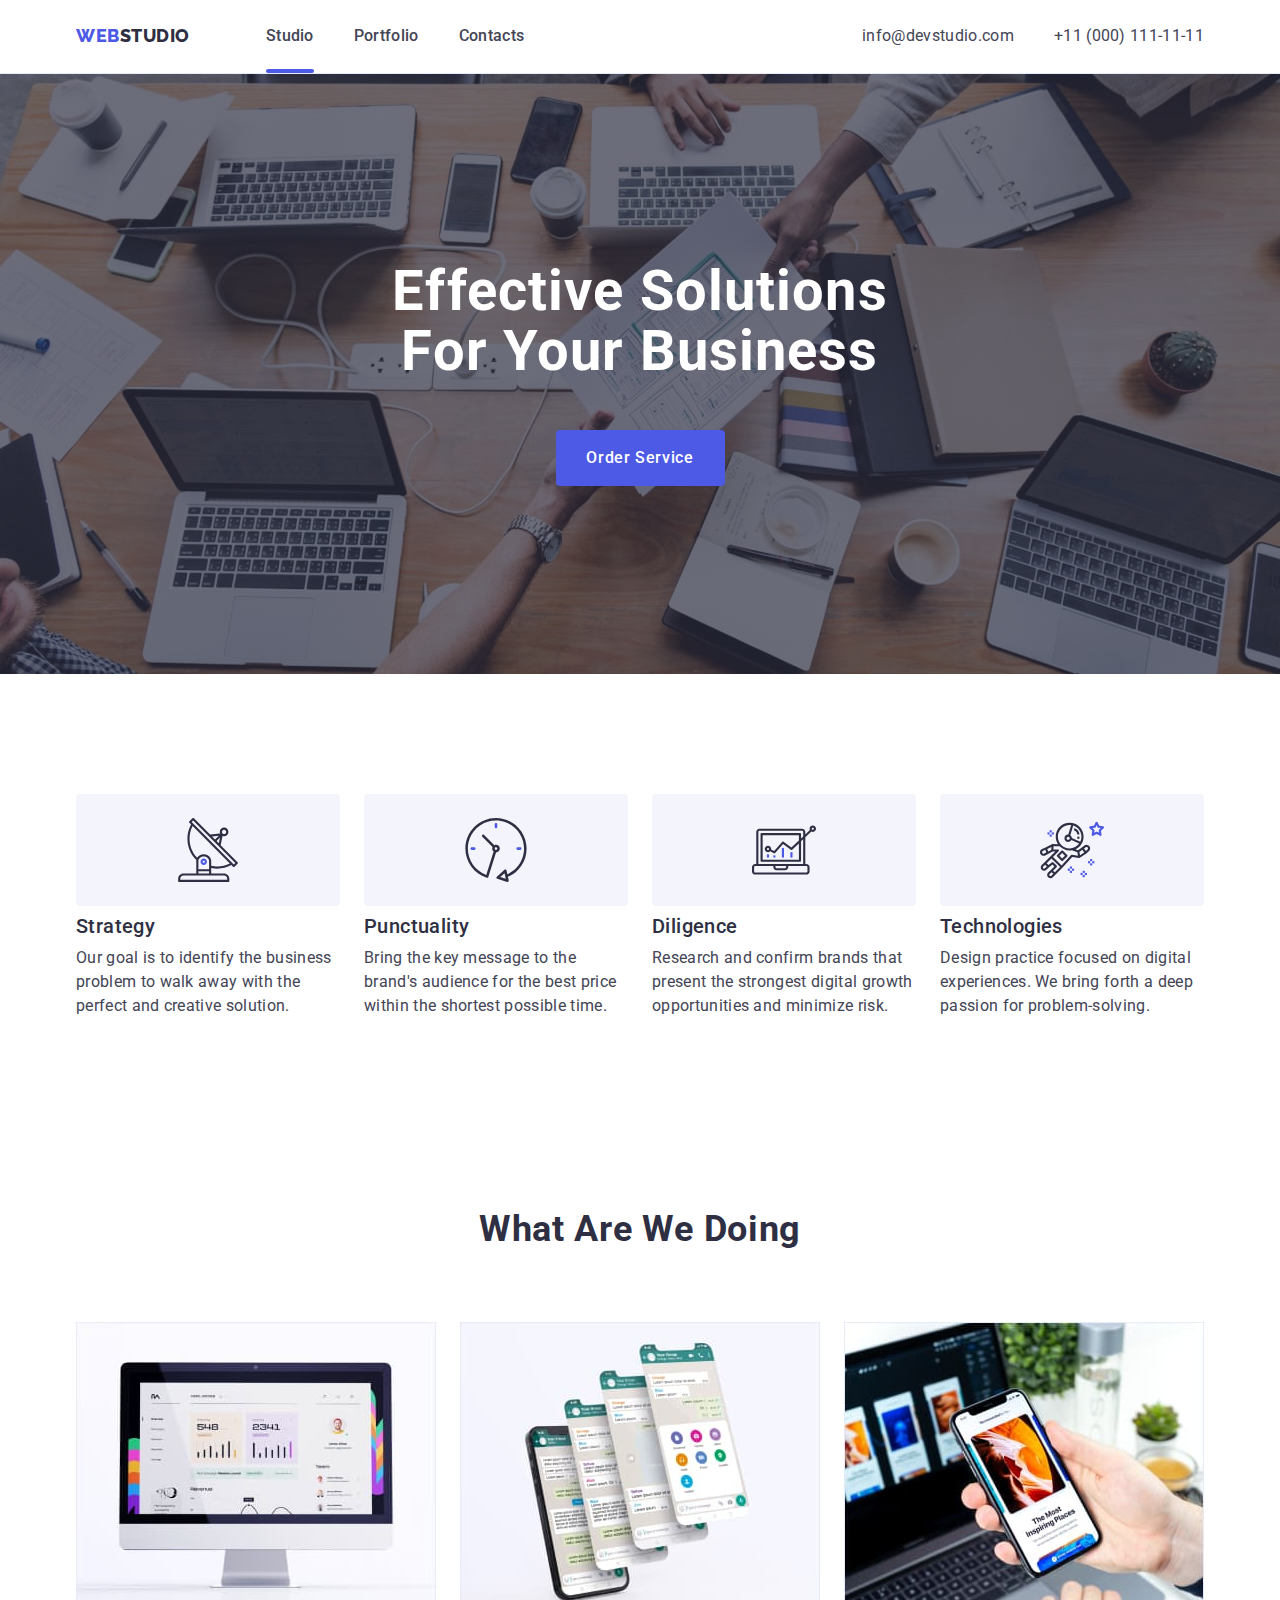
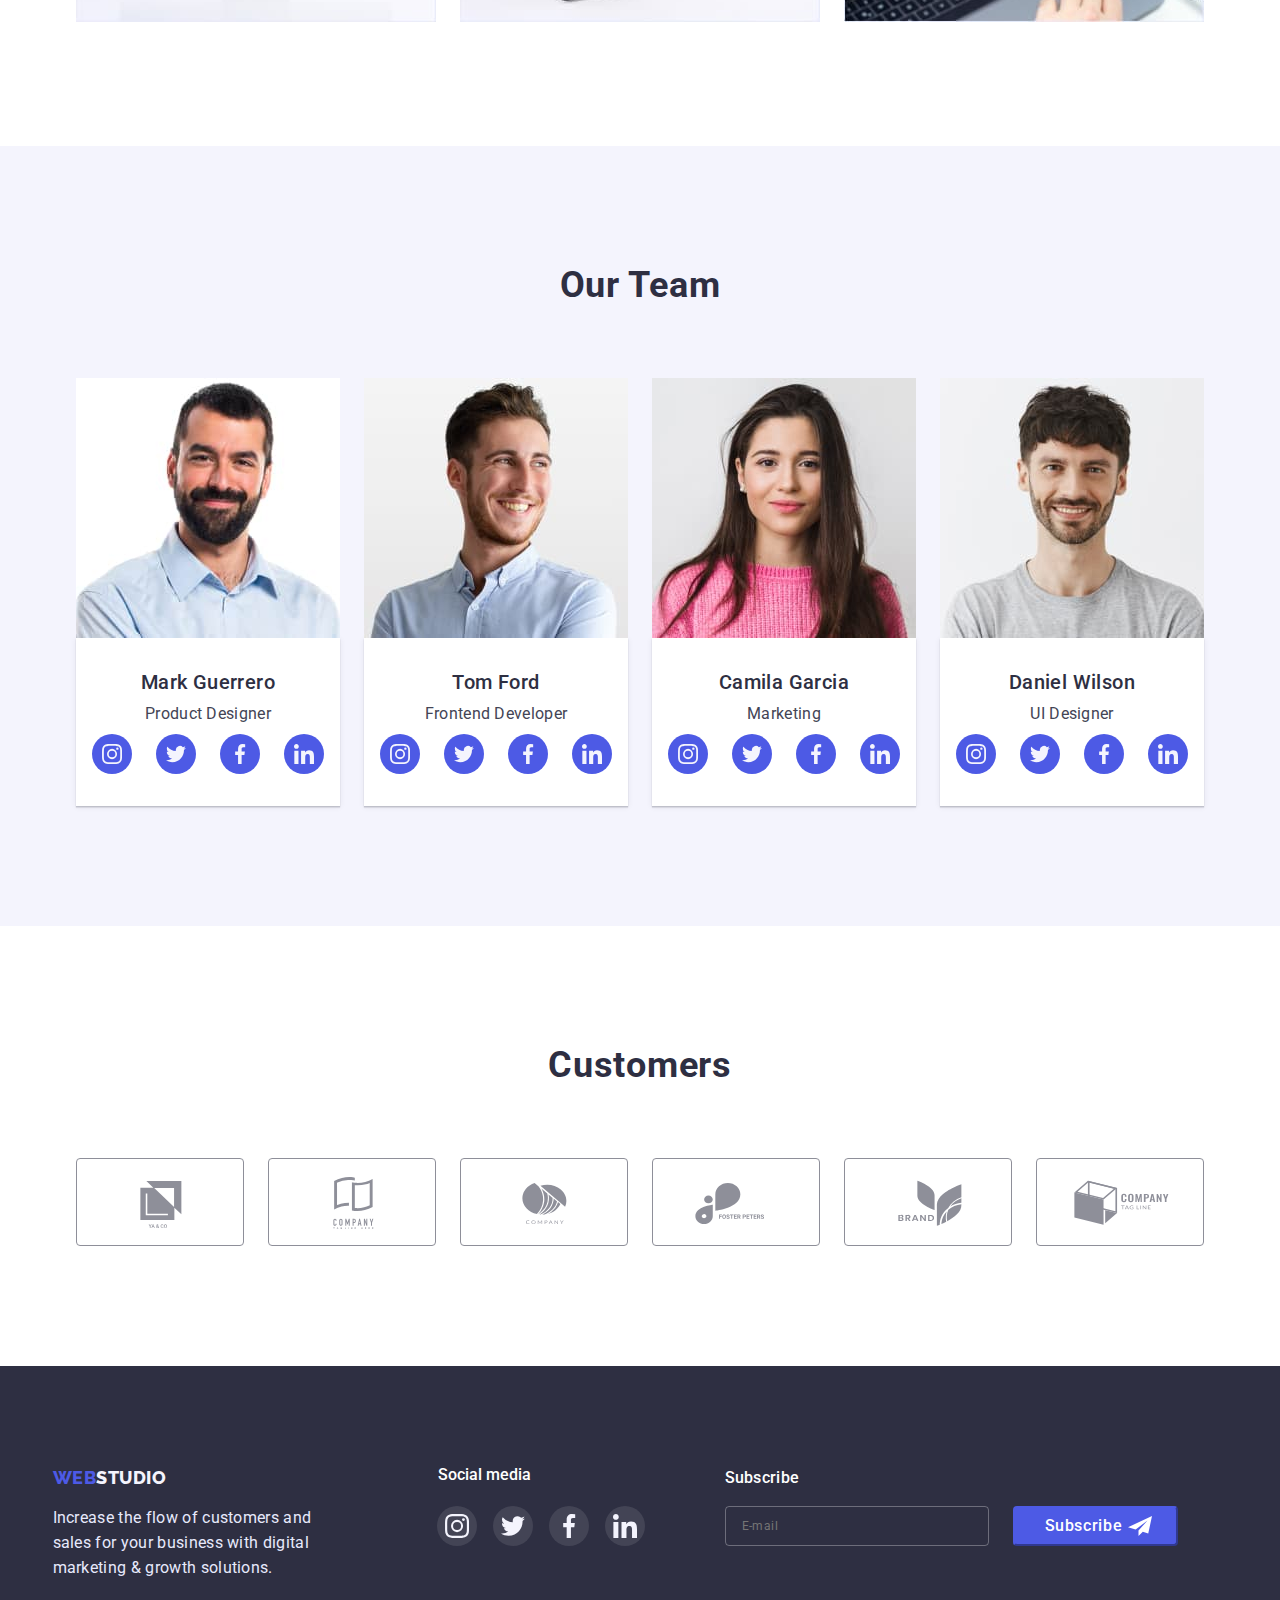
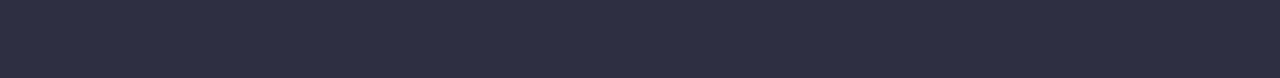
<file: index.html>
<!DOCTYPE html>
<html lang="en">
  <head>
    <meta charset="UTF-8" />
    <meta http-equiv="X-UA-Compatible" content="IE=edge" />
    <meta name="viewport" content="width=device-width, initial-scale=1.0" />
    <title>Document</title>
    <link rel="preconnect" href="https://fonts.googleapis.com" />
    <link rel="preconnect" href="https://fonts.gstatic.com" crossorigin />
    <link
      href="https://fonts.googleapis.com/css2?family=Raleway:wght@800&family=Roboto:wght@400;500;700;900&display=swap"
      rel="stylesheet"
    />
    <link
      rel="stylesheet"
      href="https://cdnjs.cloudflare.com/ajax/libs/modern-normalize/1.1.0/modern-normalize.css"
      integrity="sha512-Y0MM+V6ymRKN2zStTqzQ227DWhhp4Mzdo6gnlRnuaNCbc+YN/ZH0sBCLTM4M0oSy9c9VKiCvd4Jk44aCLrNS5Q=="
      crossorigin="anonymous"
      referrerpolicy="no-referrer"
    />
    <link rel="stylesheet" href="./css/styles.css" />
    <link rel="stylesheet" href="./css/mobile.css" />
    <link rel="stylesheet" href="./css/tablet.css" />
    <link rel="stylesheet" href="./css/desktop.css" />
  </head>
  <body>
    <header class="header">
      <div class="container header-container">
        <nav class="header-nav">
          <a href="./index.html" class="header-item link">
            <span class="header-web">web</span
            ><span class="header-studio">studio</span></a
          >
          <ul class="header-list list">
            <li>
              <a href="index.html" class="header-link link current">Studio</a>
            </li>
            <li>
              <a href="portfolio.html" class="header-link link">Portfolio</a>
            </li>
            <li><a href="" class="header-link link">Contacts</a></li>
          </ul>
        </nav>
        <address class="header-address">
          <ul class="header-contacts list">
            <li>
              <a href="mailto:info@devstudio.com" class="header-mail link"
                >info@devstudio.com</a
              >
            </li>
            <li>
              <a href="tel:+110001111111" class="header-tel link"
                >+11 (000) 111-11-11</a
              >
            </li>
          </ul>
        </address>
        <button type="button" data-menu-open class="menu-open">
          <svg class="menu-open-icon" width="30" height="19">
            <use href="./images/icon-menu.svg#icon-menu-icon-open"></use>
          </svg>
        </button>
      </div>
      <div class="mob-menu is-hidden" data-menu>
        <div class="container">
          <div>
            <button type="button" data-menu-close class="menu-close">
              <svg class="backdrop-image" width="8" height="8">
                <use href="./images/symbol-defs.svg#icon-close-black"></use>
              </svg>
            </button>
            <ul class="mob-list list">
              <li class="mob-item">
                <a href="index.html" class="mob-link link current">Studio</a>
              </li>
              <li class="mob-item">
                <a href="portfolio.html" class="mob-link link">Portfolio</a>
              </li>
              <li class="mob-item">
                <a href="" class="mob-link link">Contacts</a>
              </li>
            </ul>
          </div>
          <div>
            <address class="mob-address">
              <ul class="mob-contacts list">
                <li class="mob-tel-contacts">
                  <a href="tel:+110001111111" class="mob-tel link"
                    >+11 (000) 111-11-11</a
                  >
                </li>
                <li>
                  <a href="mailto:info@devstudio.com" class="mob-mail link"
                    >info@devstudio.com</a
                  >
                </li>
              </ul>
            </address>
            <ul class="mob-soc-list list">
              <li class="mob-soc-item">
                <a class="mob-soc-link link" href
                  ><svg class="mob-soc-icon" width="24" height="24">
                    <use href="./images/icons.svg#icon-instagram"></use></svg
                ></a>
              </li>
              <li class="mob-soc-item">
                <a class="mob-soc-link link" href
                  ><svg class="mob-soc-icon" width="24" height="24">
                    <use href="./images/icons.svg#icon-twitter"></use></svg
                ></a>
              </li>
              <li class="mob-soc-item">
                <a class="mob-soc-link link" href
                  ><svg class="mob-soc-icon" width="24" height="24">
                    <use href="./images/icons.svg#icon-facebook"></use></svg
                ></a>
              </li>
              <li class="mob-soc-item">
                <a class="mob-soc-link link" href
                  ><svg class="mob-soc-icon" width="24" height="24">
                    <use href="./images/icons.svg#icon-linkedin"></use></svg
                ></a>
              </li>
            </ul>
          </div>
        </div>
      </div>
    </header>

    <main>
      <section class="title">
        <div class="container title-container">
          <h1 class="title-text">Effective Solutions for Your Business</h1>
          <button class="title-button" data-modal-open type="button">
            Order Service
          </button>
        </div>
      </section>
      <section class="text">
        <div class="container text-container">
          <ul class="section-pictures-list list">
            <li class="section-pictures-item">
              <svg class="section-pictures-icon" width="64" height="64">
                <use href="./images/icons.svg#icon-antenna"></use>
              </svg>
            </li>
            <li class="section-pictures-item">
              <svg class="section-pictures-icon" width="64" height="64">
                <use href="./images/icons.svg#icon-clock"></use>
              </svg>
            </li>
            <li class="section-pictures-item">
              <svg class="section-pictures-icon" width="64" height="64">
                <use href="./images/icons.svg#icon-diagram"></use>
              </svg>
            </li>
            <li class="section-pictures-item">
              <svg class="section-pictures-icon" width="64" height="64">
                <use href="./images/icons.svg#icon-astronaut"></use>
              </svg>
            </li>
          </ul>
          <h2 hidden>features</h2>
          <ul class="section-list list">
            <li class="section-body">
              <h3 class="section-subtitles">Strategy</h3>
              <p class="section-text">
                Our goal is to identify the business problem to walk away with
                the perfect and creative solution.
              </p>
            </li>
            <li class="section-body">
              <h3 class="section-subtitles">Punctuality</h3>
              <p class="section-text">
                Bring the key message to the brand's audience for the best price
                within the shortest possible time.
              </p>
            </li>
            <li class="section-body">
              <h3 class="section-subtitles">Diligence</h3>
              <p class="section-text">
                Research and confirm brands that present the strongest digital
                growth opportunities and minimize risk.
              </p>
            </li>
            <li class="section-body">
              <h3 class="section-subtitles">Technologies</h3>
              <p class="section-text">
                Design practice focused on digital experiences. We bring forth a
                deep passion for problem-solving.
              </p>
            </li>
          </ul>
        </div>
      </section>
      <section class="aside">
        <div class="container aside-container">
          <h2 class="aside-title">What are we doing</h2>
          <ul class="aside-photo list">
            <li>
              <img
                srcset="
                  ./images/photoone.jpg        1x,
                  ./images/photoone-x2-min.jpg 2x
                "
                src="./images/photoone.jpg"
                alt="computer on white background"
                width="360"
                height="300"
              />
            </li>
            <li>
              <img
                srcset="
                  ./images/phototwo.jpg        1x,
                  ./images/phototwo-x2-min.jpg 2x
                "
                src="./images/phototwo.jpg"
                alt="mobile phone with messenger"
                width="360"
                height="300"
              />
            </li>
            <li>
              <img
                srcset="
                  ./images/photothree.jpg        1x,
                  ./images/photothree-x2-min.jpg 2x
                "
                src="./images/photothree.jpg"
                alt="computer with mobile phone"
                width="360"
                height="300"
              />
            </li>
          </ul>
        </div>
      </section>
      <section class="team">
        <div class="container">
          <h2 class="team-title">Our Team</h2>
          <ul class="team-list list">
            <li class="team-item">
              <img
                srcset="./images/photofour.jpg 1x, ./images/photofour-2x.jpg 2x"
                class="team-photo"
                src="./images/photofour.jpg"
                alt="man 30-40 years old"
                width="264"
                height="260"
              />
              <div class="team-wrape">
                <h3 class="team-name">Mark Guerrero</h3>
                <p class="team-profession">Product Designer</p>
                <ul class="team-soc-list list">
                  <li class="team-soc-item">
                    <a class="team-soc-link link" href
                      ><svg class="team-soc-icon" width="20" height="20">
                        <use
                          href="./images/icons.svg#icon-instagram"
                        ></use></svg
                    ></a>
                  </li>
                  <li class="team-soc-item">
                    <a class="team-soc-link link" href
                      ><svg class="team-soc-icon" width="20" height="20">
                        <use href="./images/icons.svg#icon-twitter"></use></svg
                    ></a>
                  </li>
                  <li class="team-soc-item">
                    <a class="team-soc-link link" href
                      ><svg class="team-soc-icon" width="20" height="20">
                        <use href="./images/icons.svg#icon-facebook"></use></svg
                    ></a>
                  </li>
                  <li class="team-soc-item">
                    <a class="team-soc-link link" href
                      ><svg class="team-soc-icon" width="20" height="20">
                        <use href="./images/icons.svg#icon-linkedin"></use></svg
                    ></a>
                  </li>
                </ul>
              </div>
            </li>
            <li class="team-item">
              <img
                srcset="./images/photofive.jpg 1x, ./images/photofive-2x.jpg 2x"
                class="team-photo"
                src="./images/photofive.jpg"
                alt="man 20-25 years old"
                width="264"
                height="260"
              />
              <div class="team-wrape">
                <h3 class="team-name">Tom Ford</h3>
                <p class="team-profession">Frontend Developer</p>
                <ul class="team-soc-list list">
                  <li class="team-soc-item">
                    <a class="team-soc-link link" href
                      ><svg class="team-soc-icon" width="20" height="20">
                        <use
                          href="./images/icons.svg#icon-instagram"
                        ></use></svg
                    ></a>
                  </li>
                  <li class="team-soc-item">
                    <a class="team-soc-link link" href
                      ><svg class="team-soc-icon" width="20" height="20">
                        <use href="./images/icons.svg#icon-twitter"></use></svg
                    ></a>
                  </li>
                  <li class="team-soc-item">
                    <a class="team-soc-link link" href
                      ><svg class="team-soc-icon" width="20" height="20">
                        <use href="./images/icons.svg#icon-facebook"></use></svg
                    ></a>
                  </li>
                  <li class="team-soc-item">
                    <a class="team-soc-link link" href
                      ><svg class="team-soc-icon" width="20" height="20">
                        <use href="./images/icons.svg#icon-linkedin"></use></svg
                    ></a>
                  </li>
                </ul>
              </div>
            </li>
            <li class="team-item">
              <img
                srcset="./images/photosix.jpg 1x, ./images/photosix-2x.jpg 2x"
                class="team-photo"
                src="./images/photosix.jpg"
                alt="girl under 25 years old"
                width="264"
                height="260"
              />
              <div class="team-wrape">
                <h3 class="team-name">Camila Garcia</h3>
                <p class="team-profession">Marketing</p>
                <ul class="team-soc-list list">
                  <li class="team-soc-item">
                    <a class="team-soc-link link" href
                      ><svg class="team-soc-icon" width="20" height="20">
                        <use
                          href="./images/icons.svg#icon-instagram"
                        ></use></svg
                    ></a>
                  </li>
                  <li class="team-soc-item">
                    <a class="team-soc-link link" href
                      ><svg class="team-soc-icon" width="20" height="20">
                        <use href="./images/icons.svg#icon-twitter"></use></svg
                    ></a>
                  </li>
                  <li class="team-soc-item">
                    <a class="team-soc-link link" href
                      ><svg class="team-soc-icon" width="20" height="20">
                        <use href="./images/icons.svg#icon-facebook"></use></svg
                    ></a>
                  </li>
                  <li class="team-soc-item">
                    <a class="team-soc-link link" href
                      ><svg class="team-soc-icon" width="20" height="20">
                        <use href="./images/icons.svg#icon-linkedin"></use></svg
                    ></a>
                  </li>
                </ul>
              </div>
            </li>
            <li class="team-item">
              <img
                srcset="
                  ./images/photoseven.jpg    1x,
                  ./images/photoseven-2x.jpg 2x
                "
                class="team-photo"
                src="./images/photoseven.jpg"
                alt="men 25-30 years old"
                width="264"
                height="260"
              />
              <div class="team-wrape">
                <h3 class="team-name">Daniel Wilson</h3>
                <p class="team-profession">UI Designer</p>
                <ul class="team-soc-list list">
                  <li class="team-soc-item">
                    <a class="team-soc-link link" href
                      ><svg class="team-soc-icon" width="20" height="20">
                        <use
                          href="./images/icons.svg#icon-instagram"
                        ></use></svg
                    ></a>
                  </li>
                  <li class="team-soc-item">
                    <a class="team-soc-link link" href
                      ><svg class="team-soc-icon" width="20" height="20">
                        <use href="./images/icons.svg#icon-twitter"></use></svg
                    ></a>
                  </li>
                  <li class="team-soc-item">
                    <a class="team-soc-link link" href
                      ><svg class="team-soc-icon" width="20" height="20">
                        <use href="./images/icons.svg#icon-facebook"></use></svg
                    ></a>
                  </li>
                  <li class="team-soc-item">
                    <a class="team-soc-link link" href
                      ><svg class="team-soc-icon" width="20" height="20">
                        <use href="./images/icons.svg#icon-linkedin"></use></svg
                    ></a>
                  </li>
                </ul>
              </div>
            </li>
          </ul>
        </div>
      </section>
      <section class="customers">
        <div class="container">
          <h2 class="customers-title">Customers</h2>
          <ul class="customers-list list">
            <li class="customers-item">
              <a href="" class="customers-link link">
                <svg class="customers-icon" width="104" height="56">
                  <use href="./images/symboltwo.svg#icon-Logoone"></use>
                </svg>
              </a>
            </li>
            <li class="customers-item">
              <a href="" class="customers-link link">
                <svg class="customers-icon" width="104" height="56">
                  <use href="./images/symboltwo.svg#icon-Logotwo"></use>
                </svg>
              </a>
            </li>
            <li class="customers-item">
              <a href="" class="customers-link link">
                <svg class="customers-icon" width="104" height="56">
                  <use href="./images/symboltwo.svg#icon-Logothree"></use>
                </svg>
              </a>
            </li>
            <li class="customers-item">
              <a href="" class="customers-link link">
                <svg class="customers-icon" width="104" height="56">
                  <use href="./images/symboltwo.svg#icon-Logofour"></use>
                </svg>
              </a>
            </li>
            <li class="customers-item">
              <a href="" class="customers-link link">
                <svg class="customers-icon" width="104" height="56">
                  <use href="./images/symboltwo.svg#icon-Logofive"></use>
                </svg>
              </a>
            </li>
            <li class="customers-item">
              <a href="" class="customers-link link">
                <svg class="customers-icon" width="104" height="56">
                  <use href="./images/symboltwo.svg#icon-Logosix"></use>
                </svg>
              </a>
            </li>
          </ul>
        </div>
      </section>
    </main>

    <footer class="footer">
      <div class="container footer-container">
        <div class="footer-web">
          <a href="./index.html" class="footer-item link">
            <span class="header-web">web</span
            ><span class="footer-studio">studio</span></a
          >
          <p class="footer-text">
            Increase the flow of customers and sales for your business with
            digital marketing & growth solutions.
          </p>
        </div>
        <div class="footer-link">
          <h3 class="footer-soc-text">Social media</h3>
          <ul class="footer-soc-list list">
            <li class="footer-soc-item">
              <a class="footer-soc-link link" href
                ><svg class="footer-soc-icon" width="24" height="24">
                  <use href="./images/icons.svg#icon-instagram"></use></svg
              ></a>
            </li>
            <li class="footer-soc-item">
              <a class="footer-soc-link link" href
                ><svg class="footer-soc-icon" width="24" height="24">
                  <use href="./images/icons.svg#icon-twitter"></use></svg
              ></a>
            </li>
            <li class="footer-soc-item">
              <a class="footer-soc-link link" href
                ><svg class="footer-soc-icon" width="24" height="24">
                  <use href="./images/icons.svg#icon-facebook"></use></svg
              ></a>
            </li>
            <li class="footer-soc-item">
              <a class="footer-soc-link link" href
                ><svg class="footer-soc-icon" width="24" height="24">
                  <use href="./images/icons.svg#icon-linkedin"></use></svg
              ></a>
            </li>
          </ul>
        </div>
        <div class="footer-modal">
          <p class="footer-modal-text">Subscribe</p>
          <form class="footer-modal-form">
            <input type="text" placeholder="E-mail" class="footer-input" />
            <div class="footer-wrap">
              <button type="submit" class="footer-modal-button">
                <svg class="footer-button-icon" width="24" height="24">
                  <use href="./images/icons.svg#icon-Frame"></use>
                </svg>
                <span class="footer-button-text">Subscribe</span>
              </button>
            </div>
          </form>
        </div>
      </div>
    </footer>

    <div class="backdrop is-hidden" data-modal>
      <div class="modal">
        <button type="button" data-modal-close class="modal-close">
          <svg class="backdrop-image" width="8" height="8">
            <use href="./images/symbol-defs.svg#icon-close-black"></use>
          </svg>
        </button>
        <p class="modal-title">Leave your contacts and we will call you back</p>
        <form class="modal-form">
          <label for="user-name">
            <span class="input-text">Name</span>
            <div class="input-wrap">
              <input
                type="text"
                id="user-name"
                name="user-name"
                class="modal-input"
              />
              <svg class="modal-icon" width="18" height="24">
                <use href="./images/icons.svg#icon-person"></use>
              </svg>
            </div>
          </label>
          <label for="user-tel">
            <span class="input-text">Phone</span>
            <div class="input-wrap">
              <input
                type="text"
                id="user-tel"
                name="user-tel"
                class="modal-input"
              />
              <svg class="modal-icon" width="18" height="24">
                <use href="./images/icons.svg#icon-tel"></use>
              </svg>
            </div>
          </label>
          <label for="user-mail">
            <span class="input-text">Email</span>
            <div class="input-wrap">
              <input
                type="text"
                id="user-mail"
                name="user-mail"
                class="modal-input"
              /><svg class="modal-icon" width="18" height="24">
                <use href="./images/icons.svg#icon-mail"></use>
              </svg></div
          ></label>
          <div>
            <label for="user-comment"
              ><span class="input-text">Comment</span></label
            >
            <textarea
              class="modal-comment"
              name="user-comment"
              id="user-comment"
              placeholder="Text input"
            ></textarea>
            <div class="modal-field">
              <input
                hidden
                type="checkbox"
                id="policy"
                value="true"
                class="input-check"
              />
              <label for="policy" class="check-text"
                >I accept the terms and conditions of the
                <a href="#" class="Privacy">Privacy Policy</a></label
              >
            </div>
          </div>
          <div class="modal-button">
            <button type="submit" class="modal-form-button">Send</button>
          </div>
        </form>
      </div>
    </div>
    <script src="./js/model.js"></script>
    <script src="./js/menu.js"></script>
  </body>
</html>
</file>
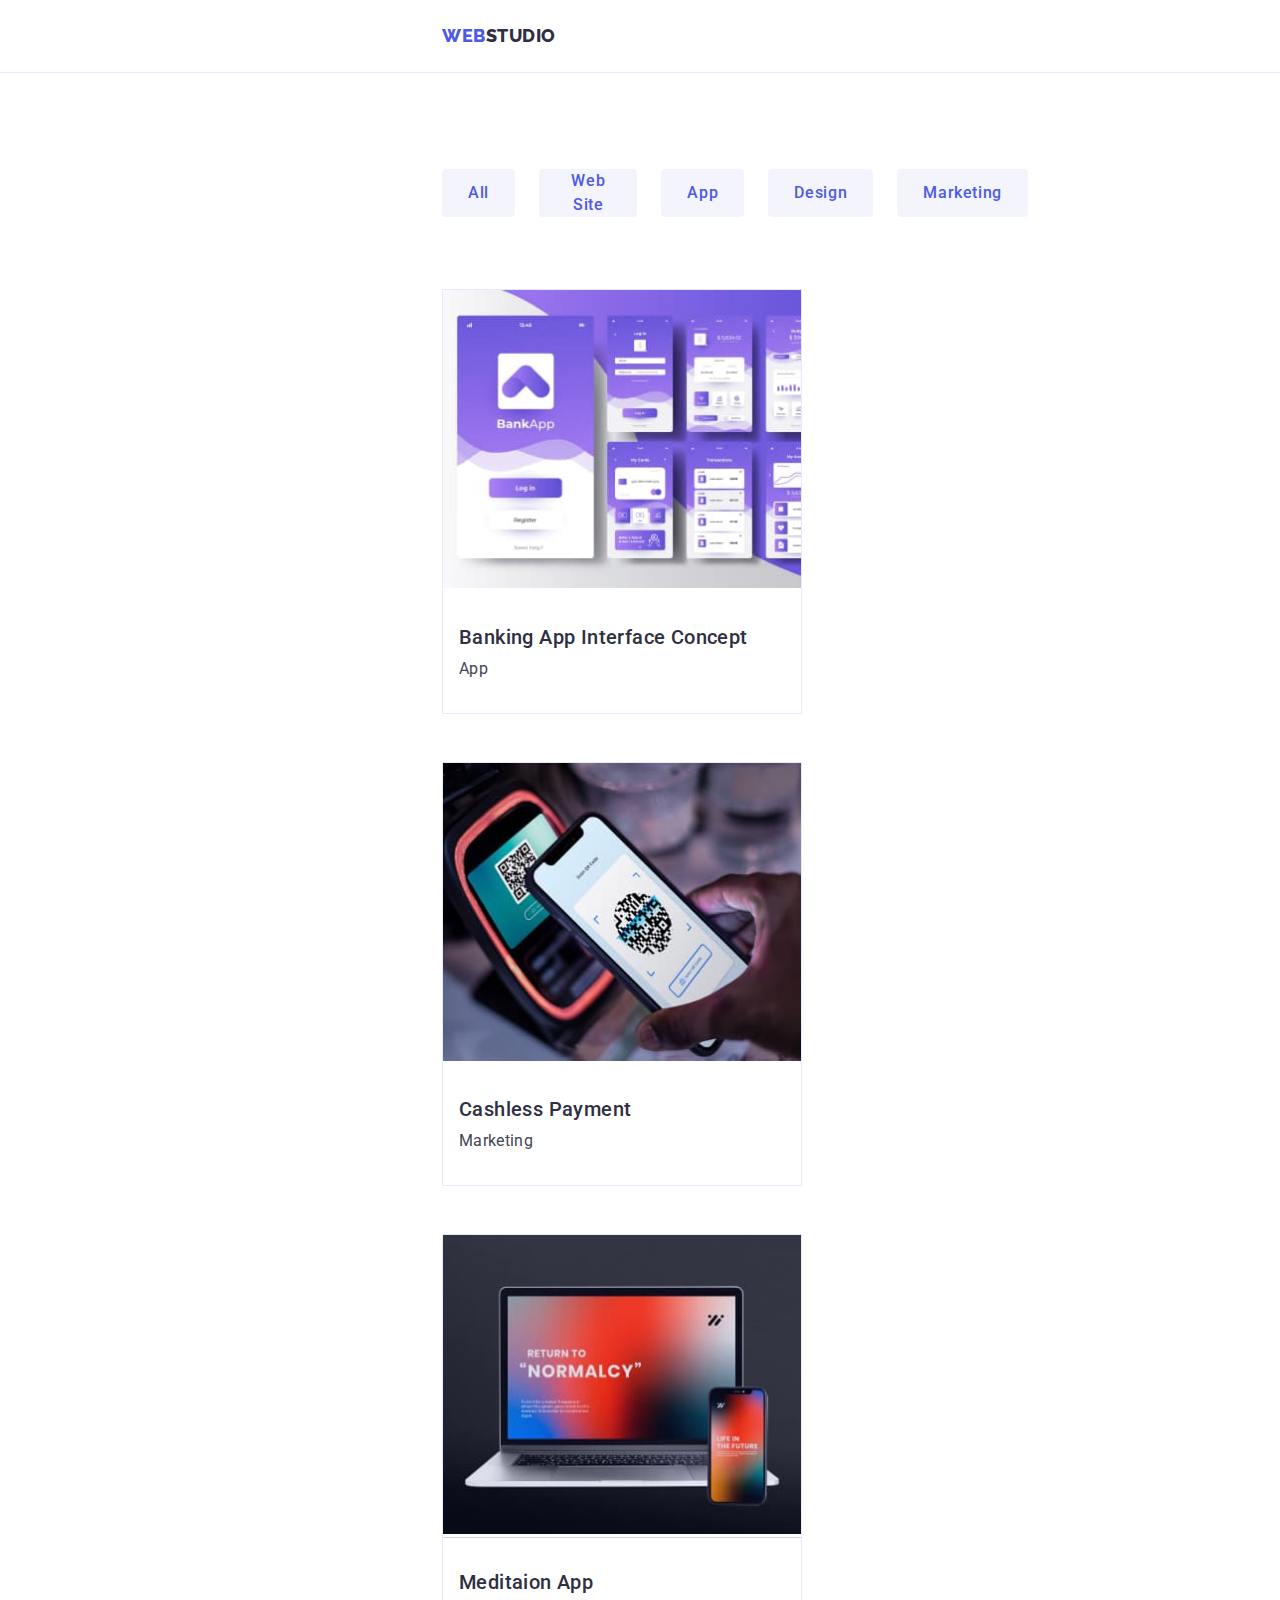
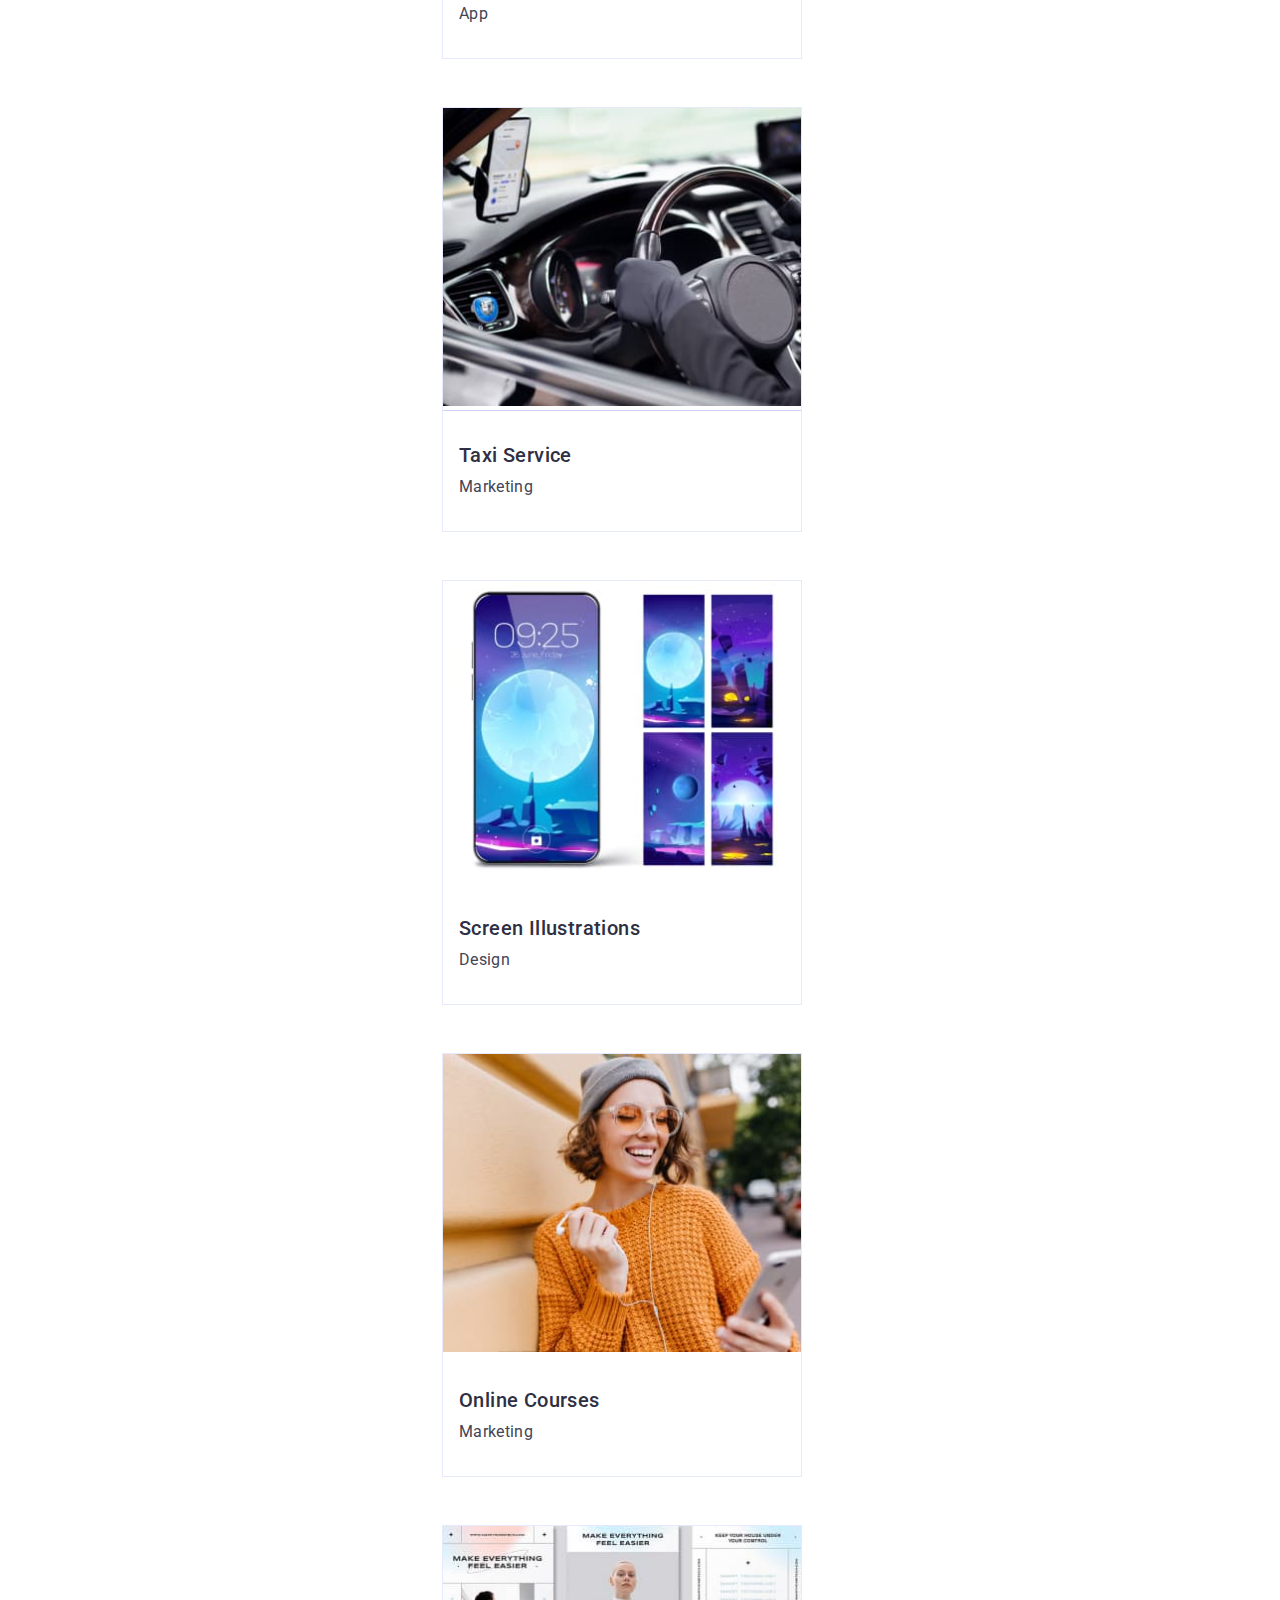
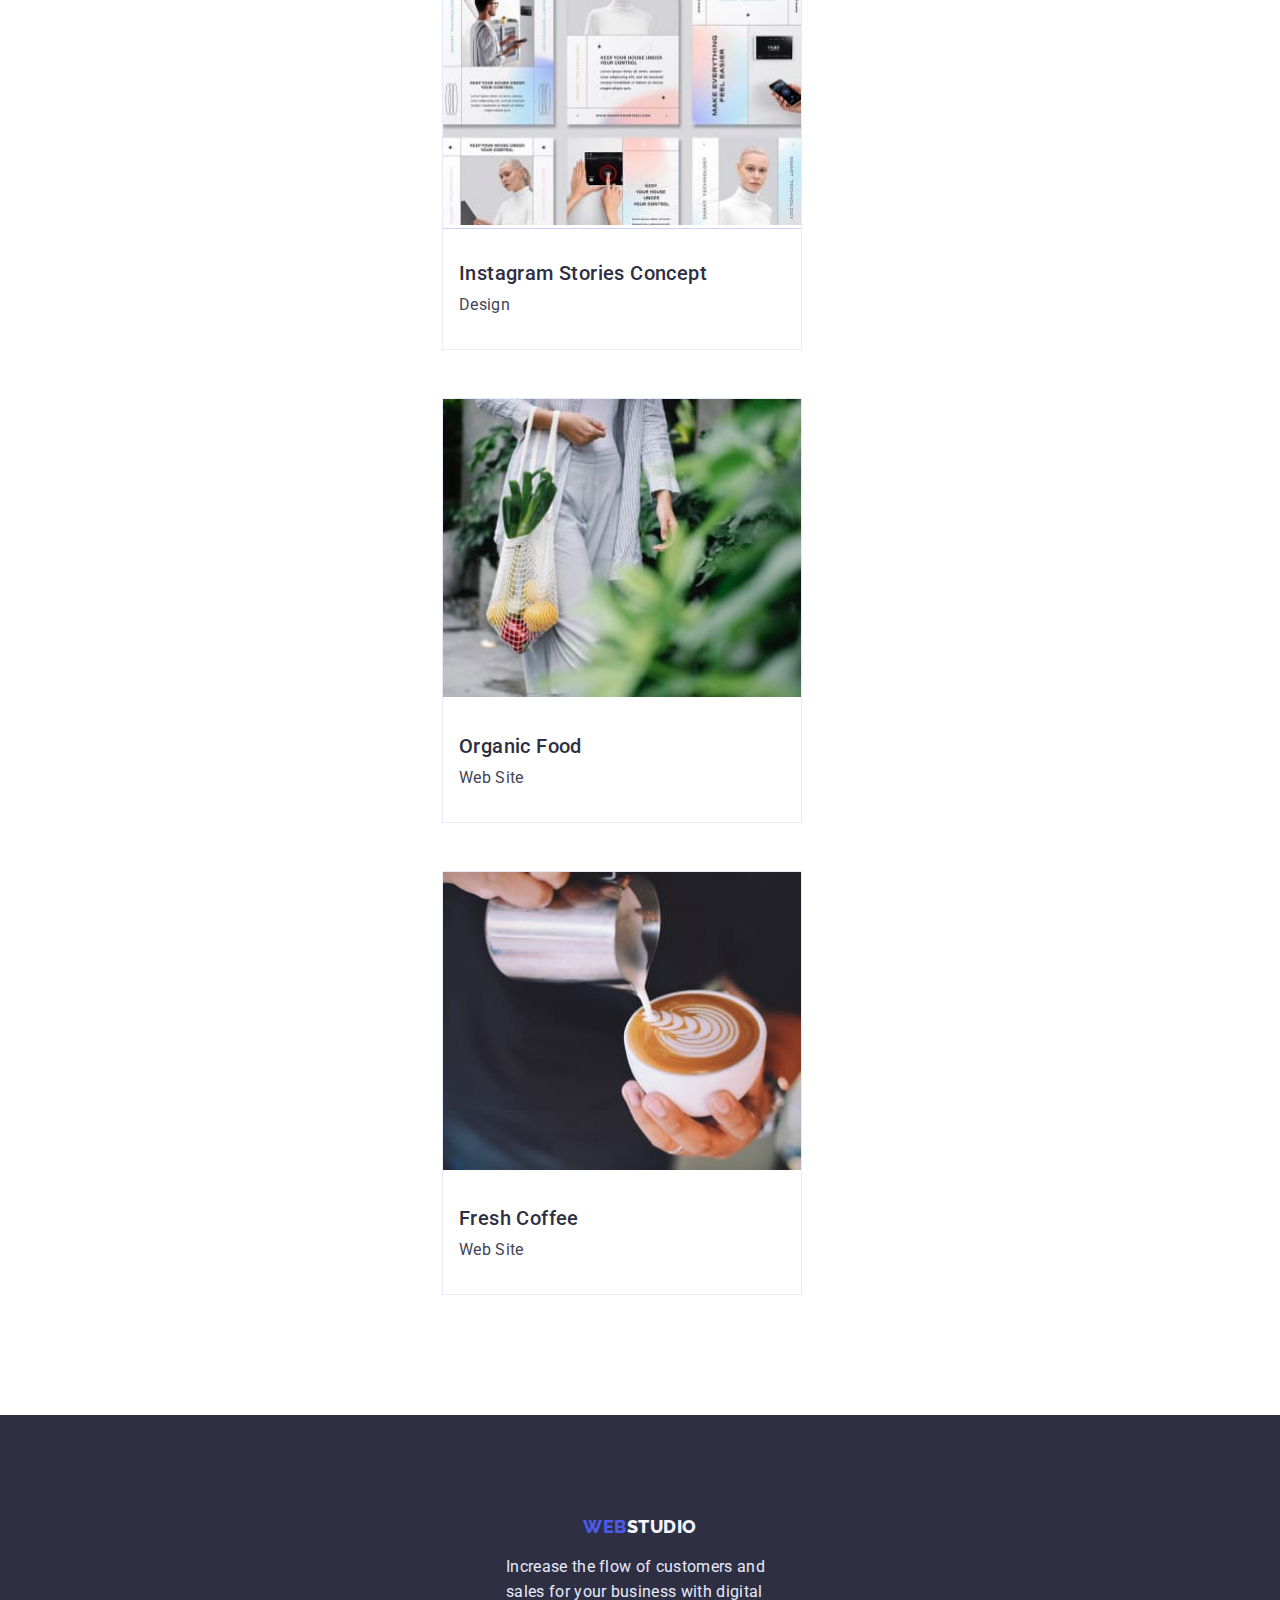
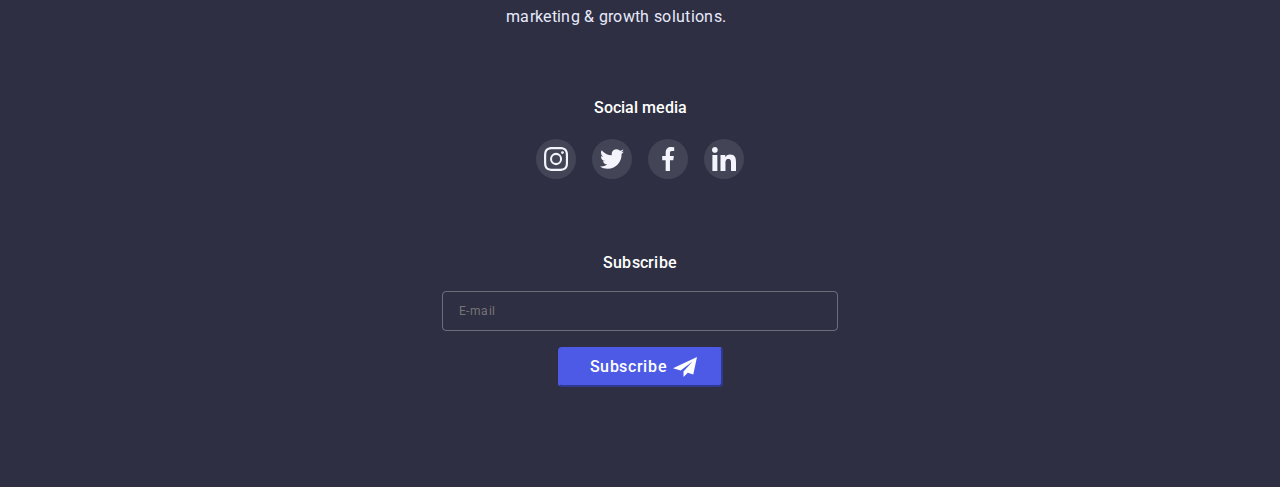
<file: portfolio.html>
<!DOCTYPE html>
<html lang="en">
  <head>
    <meta charset="UTF-8" />
    <meta http-equiv="X-UA-Compatible" content="IE=edge" />
    <meta name="viewport" content="width=device-width, initial-scale=1.0" />
    <title>Document</title>
    <link rel="preconnect" href="https://fonts.googleapis.com" />
    <link rel="preconnect" href="https://fonts.gstatic.com" crossorigin />
    <link
      href="https://fonts.googleapis.com/css2?family=Raleway:wght@800&family=Roboto:wght@400;500;700;900&display=swap"
      rel="stylesheet"
    />
    <link
      rel="stylesheet"
      href="https://cdnjs.cloudflare.com/ajax/libs/modern-normalize/1.1.0/modern-normalize.css"
      integrity="sha512-Y0MM+V6ymRKN2zStTqzQ227DWhhp4Mzdo6gnlRnuaNCbc+YN/ZH0sBCLTM4M0oSy9c9VKiCvd4Jk44aCLrNS5Q=="
      crossorigin="anonymous"
      referrerpolicy="no-referrer"
    />
    <link rel="stylesheet" href="./css/styles.css" />
  </head>
  <body>
    <header class="header">
      <div class="container header-container">
        <nav class="header-nav">
          <a href="./index.html" class="header-item link">
            <span class="header-web">web</span
            ><span class="header-studio">studio</span></a
          >
          <ul class="header-list list">
            <li>
              <a href="index.html" class="header-link link">Studio</a>
            </li>
            <li>
              <a href="portfolio.html" class="header-link link current"
                >Portfolio</a
              >
            </li>
            <li><a href="" class="header-link link">Contacts</a></li>
          </ul>
        </nav>
        <address class="header-address">
          <ul class="header-contacts list">
            <li>
              <a href="mailto:info@devstudio.com" class="header-mail link"
                >info@devstudio.com</a
              >
            </li>
            <li>
              <a href="tel:+110001111111" class="header-tel link"
                >+11 (000) 111-11-11</a
              >
            </li>
          </ul>
        </address>
      </div>
    </header>
    <main>
      <section class="filter">
        <div class="container container-filter">
          <h1 hidden>features</h1>
          <ul class="filter-link list">
            <li><button type="button" class="filter-btn">All</button></li>
            <li><button type="button" class="filter-btn">Web Site</button></li>
            <li><button type="button" class="filter-btn">App</button></li>
            <li><button type="button" class="filter-btn">Design</button></li>
            <li><button type="button" class="filter-btn">Marketing</button></li>
          </ul>
          <ul class="images-list list">
            <li class="example-list">
              <div class="images-cover-wrap">
                <img
                  src="./images/first.jpg"
                  alt="website"
                  width="360"
                  height="300"
                />
                <p class="images-cover-text">
                  14 Stylish and User-Friendly App Design Concepts · Task
                  Manager App · Calorie Tracker App · Exotic Fruit Ecommerce App
                  · Cloud Storage App
                </p>
              </div>

              <div class="images-wrape">
                <h3 class="images-title">Banking App Interface Concept</h3>
                <p class="images-content">App</p>
              </div>
            </li>
            <li class="example-list">
              <div class="images-cover-wrap">
                <img
                  src="./images/phone.jpg"
                  alt="phone"
                  width="360"
                  height="300"
                />

                <p class="images-cover-text">
                  14 Stylish and User-Friendly App Design Concepts · Task
                  Manager App · Calorie Tracker App · Exotic Fruit Ecommerce App
                  · Cloud Storage App
                </p>
              </div>
              <div class="images-wrape">
                <h3 class="images-title">Cashless Payment</h3>
                <p class="images-content">Marketing</p>
              </div>
            </li>
            <li class="example-list">
              <div class="images-cover-wrap">
                <img
                  src="./images/comp.jpg"
                  alt="laptop"
                  width="360"
                  height="300"
                />

                <p class="images-cover-text">
                  14 Stylish and User-Friendly App Design Concepts · Task
                  Manager App · Calorie Tracker App · Exotic Fruit Ecommerce App
                  · Cloud Storage App
                </p>
              </div>
              <div class="images-wrape">
                <h3 class="images-title">Meditaion App</h3>
                <p class="images-content">App</p>
              </div>
            </li>
            <li class="example-list">
              <div class="images-cover-wrap">
                <img
                  src="./images/car.jpg"
                  alt="car"
                  width="360"
                  height="300"
                />

                <p class="images-cover-text">
                  14 Stylish and User-Friendly App Design Concepts · Task
                  Manager App · Calorie Tracker App · Exotic Fruit Ecommerce App
                  · Cloud Storage App
                </p>
              </div>
              <div class="images-wrape">
                <h3 class="images-title">Taxi Service</h3>
                <p class="images-content">Marketing</p>
              </div>
            </li>
            <li class="example-list">
              <div class="images-cover-wrap">
                <img
                  src="./images/mobilephone.jpg"
                  alt="mobilephone"
                  width="360"
                  height="300"
                />
                <p class="images-cover-text">
                  14 Stylish and User-Friendly App Design Concepts · Task
                  Manager App · Calorie Tracker App · Exotic Fruit Ecommerce App
                  · Cloud Storage App
                </p>
              </div>
              <div class="images-wrape">
                <h3 class="images-title">Screen Illustrations</h3>
                <p class="images-content">Design</p>
              </div>
            </li>
            <li class="example-list">
              <div class="images-cover-wrap">
                <img
                  src="./images/girl.jpg"
                  alt="girl"
                  width="360"
                  height="300"
                />
                <p class="images-cover-text">
                  14 Stylish and User-Friendly App Design Concepts · Task
                  Manager App · Calorie Tracker App · Exotic Fruit Ecommerce App
                  · Cloud Storage App
                </p>
              </div>
              <div class="images-wrape">
                <h3 class="images-title">Online Courses</h3>
                <p class="images-content">Marketing</p>
              </div>
            </li>
            <li class="example-list">
              <div class="images-cover-wrap">
                <img
                  src="./images/medic.jpg"
                  alt="medic"
                  width="360"
                  height="300"
                />
                <p class="images-cover-text">
                  14 Stylish and User-Friendly App Design Concepts · Task
                  Manager App · Calorie Tracker App · Exotic Fruit Ecommerce App
                  · Cloud Storage App
                </p>
              </div>
              <div class="images-wrape">
                <h3 class="images-title">Instagram Stories Concept</h3>
                <p class="images-content">Design</p>
              </div>
            </li>
            <li class="example-list">
              <div class="images-cover-wrap">
                <img
                  src="./images/green.jpg"
                  alt="flower"
                  width="360"
                  height="300"
                />
                <p class="images-cover-text">
                  14 Stylish and User-Friendly App Design Concepts · Task
                  Manager App · Calorie Tracker App · Exotic Fruit Ecommerce App
                  · Cloud Storage App
                </p>
              </div>
              <div class="images-wrape">
                <h3 class="images-title">Organic Food</h3>
                <p class="images-content">Web Site</p>
              </div>
            </li>
            <li class="example-list">
              <div class="images-cover-wrap">
                <img
                  src="./images/cofee.jpg"
                  alt="coffee"
                  width="360"
                  height="300"
                />
                <p class="images-cover-text">
                  14 Stylish and User-Friendly App Design Concepts · Task
                  Manager App · Calorie Tracker App · Exotic Fruit Ecommerce App
                  · Cloud Storage App
                </p>
              </div>
              <div class="images-wrape">
                <h3 class="images-title">Fresh Coffee</h3>
                <p class="images-content">Web Site</p>
              </div>
            </li>
          </ul>
        </div>
      </section>
    </main>
    <footer class="footer">
      <div class="container footer-container">
        <div class="footer-web">
          <a href="./index.html" class="footer-item link">
            <span class="header-web">web</span
            ><span class="footer-studio">studio</span></a
          >
          <p class="footer-text">
            Increase the flow of customers and sales for your business with
            digital marketing & growth solutions.
          </p>
        </div>
        <div class="footer-link">
          <h3 class="footer-soc-text">Social media</h3>
          <ul class="footer-soc-list list">
            <li class="footer-soc-item">
              <a class="footer-soc-link link" href
                ><svg class="footer-soc-icon" width="24" height="24">
                  <use href="./images/icons.svg#icon-instagram"></use></svg
              ></a>
            </li>
            <li class="footer-soc-item">
              <a class="footer-soc-link link" href
                ><svg class="footer-soc-icon" width="24" height="24">
                  <use href="./images/icons.svg#icon-twitter"></use></svg
              ></a>
            </li>
            <li class="footer-soc-item">
              <a class="footer-soc-link link" href
                ><svg class="footer-soc-icon" width="24" height="24">
                  <use href="./images/icons.svg#icon-facebook"></use></svg
              ></a>
            </li>
            <li class="footer-soc-item">
              <a class="footer-soc-link link" href
                ><svg class="footer-soc-icon" width="24" height="24">
                  <use href="./images/icons.svg#icon-linkedin"></use></svg
              ></a>
            </li>
          </ul>
        </div>
        <div class="footer-modal">
          <p class="footer-modal-text">Subscribe</p>
          <form class="footer-modal-form">
            <input type="text" placeholder="E-mail" class="footer-input" />
            <div class="footer-wrap">
              <button type="submit" class="footer-modal-button">
                <svg class="footer-button-icon" width="24" height="24">
                  <use href="./images/icons.svg#icon-Frame"></use>
                </svg>
                <span class="footer-button-text">Subscribe</span>
              </button>
            </div>
          </form>
        </div>
      </div>
    </footer>
  </body>
</html>
</file>
<file: css/styles.css>
p,
h1,
h2,
h3,
h4,
h5,
h6 {
  margin: 0;
}
ul {
  margin: 0;
  padding-left: 0;
}

body {
  font-family: "Raleway", sans-serif;
  font-family: "Roboto", sans-serif;
  color: #434455;
  background-color: #ffffff;
}
img {
  width: 100%;
  height: auto;
}
:root {
  --main-text-color: #434455;
  --title-text-color: #2e2f42;
  --accent-color: #4d5ae5;
}
.list {
  list-style: none;
}
.link {
  text-decoration: none;
}
.container {
  width: 100%;
  max-width: 426px;
  padding-left: 15px;
  padding-right: 15px;
  margin: 0 auto;
}
/*-------Header---------*/
.header {
  padding-top: 24px;
  padding-bottom: 24px;
  border-bottom: solid 1px #e7e9fc;
}
.header-container {
  display: flex;
  align-items: center;
}
.header-nav {
  align-items: center;
  display: flex;
}
.header-item {
  display: flex;
}
.header-list,
.header-address {
  display: none;
}
.menu-open {
  background-color: transparent;
  border-color: transparent;
  margin-left: auto;
}
.menu-open-icon {
  stroke: rgba(46, 47, 66, 1);
}
.header-web {
  font-family: "Raleway";
  font-weight: 800;
  font-size: 18px;
  line-height: 1.33;
  display: flex;
  align-items: center;
  letter-spacing: 0.03em;
  text-transform: uppercase;
  color: var(--accent-color);
}
.header-studio {
  font-family: "Raleway";
  font-weight: 800;
  font-size: 18px;
  line-height: 1.33;
  display: flex;
  align-items: center;
  letter-spacing: 0.03em;
  text-transform: uppercase;
  color: var(--title-text-color);
}
/*****Mob-header****/
.mob-menu {
  z-index: 1;
  position: fixed;
  top: 0;
  background-color: #ffffff;
  width: 100%;
  height: 100%;
  padding-top: 24px;
  padding-bottom: 24px;
  opacity: 0;
  visibility: hidden;
  pointer-events: none;
}
.mob-menu.is-open {
  opacity: 1;
  visibility: visible;
  pointer-events: initial;
}
.mob-menu > .container {
  height: 100%;
  display: flex;
  flex-direction: column;
  justify-content: space-between;
}
.menu-close {
  width: 24px;
  height: 24px;
  display: block;
  margin-left: auto;
  margin-bottom: 32px;
  border: 1px solid #2e2f42;
  background: #e7e9fc;
  border-radius: 50%;
}
.mob-list {
  margin-bottom: 24px;
}
.mob-link {
  font-weight: 700;
  font-size: 36px;
  line-height: 1.11;
  letter-spacing: 0.02em;
  text-transform: capitalize;
  color: #2e2f42;
}
.mob-item:not(:last-child) {
  padding-bottom: 40px;
}
.mob-address {
}
.mob-contacts {
  margin-bottom: 48px;
}
.mob-tel-contacts {
  padding-bottom: 40px;
}
.mob-mail {
  font-family: "Roboto";
  font-style: normal;
  font-weight: 500;
  font-size: 20px;
  line-height: 1.2;
  letter-spacing: 0.02em;
  color: #434455;
}
.mob-tel {
  font-family: "Roboto";
  font-style: normal;
  font-weight: 700;
  font-size: 36px;
  line-height: 1.11;
  letter-spacing: 0.02em;
  text-transform: capitalize;
  color: #4d5ae5;
}
.mob-soc-list {
  display: flex;
  align-items: center;
  gap: 56px;
}
.mob-soc-item {
  display: flex;
  width: 40px;
  height: 40px;
}
.mob-soc-link {
  width: 100%;
  height: 100%;
  border-radius: 50%;
  display: flex;
  justify-content: center;
  align-items: center;
  background-color: #4d5ae5;
}
.mob-soc-icon {
  fill: #f4f4fd;
}

/*--------Title---*/
.title {
  background: var(--title-text-color);
  background-image: linear-gradient(
      rgba(46, 47, 66, 0.7),
      rgba(46, 47, 66, 0.7)
    ),
    url(../images/people-office-mob.jpg);
  background-repeat: no-repeat;
  background-position: center;
  background-size: cover;
  padding-top: 112px;
  padding-bottom: 112px;
}
@media (min-device-pixel-ratio: 2),
  (min-resolution: 192dpi),
  (min-resolution: 2dppx) {
  .title {
    background-image: linear-gradient(
        rgba(46, 47, 66, 0.7),
        rgba(46, 47, 66, 0.7)
      ),
      url(../images/people-office-mobx2.jpg);
  }
}
.title-container {
  text-align: center;
}
.title-text {
  font-family: "Roboto";
  font-style: normal;
  font-weight: 700;
  font-size: 36px;
  line-height: 1.11;
  text-align: center;
  letter-spacing: 0.02em;
  text-transform: capitalize;
  color: #ffffff;
  max-width: 320px;
  margin: 0 auto 72px;
}
.title-button {
  border: #4d5ae5;
  align-items: center;
  width: 169px;
  height: 56px;
  border-radius: 4px;
  font-family: inherit;
  font-weight: 500;
  font-size: 16px;
  line-height: 1.5;
  letter-spacing: 0.04em;
  color: #ffffff;
  cursor: pointer;
  background-color: #4d5ae5;
  transition: 250ms cubic-bezier(0.4, 0, 0.2, 1);
}
.title-button:hover,
.title-button:focus {
  background-color: #404bbf;
}
/**--------Text*/
.text {
  padding-top: 96px;
  padding-bottom: 96px;
  height: auto;
}
.text-container {
  display: block;
  align-items: center;
  min-height: 104px;
}
.section-pictures-list {
  display: none;
  gap: 24px;
}
.section-pictures-item {
  width: calc(100% / 4);
  height: 112px;
  background: #f4f4fd;
  border-radius: 4px;
  margin-bottom: 8px;
  display: flex;
  justify-content: center;
  align-items: center;
}
.section-pictures-icon {
}

.section-list {
  display: block;
  align-items: center;
}
.section-body {
  max-width: 396px;
}
.section-body:not(:last-child) {
  padding-bottom: 72px;
}
.section-subtitles {
  display: block;
  text-align: center;
  margin-bottom: 8px;
  font-weight: 700;
  font-size: 36px;
  line-height: 1.11;
  letter-spacing: 0.02em;
  text-transform: capitalize;
}
.section-text {
  display: flex;
  align-items: center;
  font-weight: 400;
  font-size: 16px;
  line-height: 1.5;
  letter-spacing: 0.02em;
  
}

/*----------------aside----------*/
.aside {
}
.aside-container {
  display: none;
}
.aside-title {
  margin-bottom: 72px;
  align-items: center;
  font-weight: 700;
  font-size: 36px;
  line-height: 1.11;
  text-align: center;
  letter-spacing: 0.02em;
  text-transform: capitalize;
  color: var(--title-text-color);
}
.aside-photo {
  gap: 24px;
  display: flex;
  align-items: center;
  background-blend-mode: soft-light, normal;
}
/*********------Team---------*/
.team {
  background-color: #f4f4fd;
  padding-bottom: 128px;
  padding-top: 96px;
}
.team > .container {
  max-width: 294px;
}

.team-title {
  font-weight: 700;
  font-size: 36px;
  line-height: 1.11;
  text-align: center;
  letter-spacing: 0.02em;
  text-transform: capitalize;
  color: var(--title-text-color);
  margin-bottom: 72px;
}
.team-list {
  align-items: center;
  gap: 24px;
}
.team-wrape {
  padding-top: 32px;
  padding-bottom: 32px;
  box-shadow: 0px 1px 6px rgba(46, 47, 66, 0.08),
    0px 1px 1px rgba(46, 47, 66, 0.16), 0px 2px 1px rgba(46, 47, 66, 0.08);
}
.team-item {
  background: #ffffff;
  margin-bottom: 72px;
}
.team-photo {
  display: flex;
  align-items: center;
}
.team-name {
  margin-bottom: 8px;
  font-weight: 500;
  font-size: 20px;
  line-height: 1.2;
  text-align: center;
  letter-spacing: 0.02em;
  color: var(--title-text-color);
}
.team-profession {
  font-weight: 400;
  font-size: 16px;
  line-height: 1.5;
  text-align: center;
  letter-spacing: 0.02em;
  margin-bottom: 8px;
}
.team-soc-list {
  display: flex;
  justify-content: center;
  gap: 24px;
}
.team-soc-item {
  width: 40px;
  height: 40px;
}
.team-soc-link {
  width: 100%;
  height: 100%;
  border-radius: 50%;
  display: flex;
  justify-content: center;
  align-items: center;
  background-color: #4d5ae5;
  transition: 250ms cubic-bezier(0.4, 0, 0.2, 1);
}
.team-soc-icon {
  fill: #f4f4fd;
}
.team-soc-link:is(:hover, :focus) {
  background-color: #404bbf;
}
/***-------------Customers--------*/
.customers {
  padding-top: 96px;
  padding-bottom: 96px;
}

.customers-title {
  justify-content: center;
  font-weight: 700;
  font-size: 36px;
  line-height: 1.11;
  text-align: center;
  letter-spacing: 0.02em;
  color: #2e2f42;
  margin-bottom: 72px;
}
.customers-list {
  display: flex;
  flex-wrap: wrap;
  gap: 0 16px;
}
.customers-item {
  width: calc((100% - 16px) / 2);
  height: 88px;
  margin-bottom: 72px;
}
.customers-link {
  width: 100%;
  height: 100%;
  border: 1px solid #8e8f99;
  border-radius: 4px;
  display: flex;
  align-items: center;
  justify-content: center;
}
.customers-icon {
  fill: rgba(142, 143, 153, 1);
  transition: 250ms cubic-bezier(0.4, 0, 0.2, 1);
}

.customers-link:is(:hover, :focus) {
  border-color: rgba(64, 75, 191, 0.7);
}
.customers-link:is(:hover, :focus) .customers-icon {
  fill: rgba(64, 75, 191, 0.7);
}
/*----------------Footer--------*/
.footer {
  padding-top: 100px;
  padding-bottom: 100px;
  background-color: var(--title-text-color);
  display: block;
}
.footer-container {
  display: block;
}
.footer-web {
  display: contents;
}
.footer-item {
  justify-content: center;
  display: flex;
}
.footer-text {
  margin-top: 16px;
  font-weight: 400;
  font-size: 16px;
  line-height: 1.55;
  letter-spacing: 0.02em;
  color: #e7e9fc;
  width: 268px;
  height: 72px;
  margin-left: auto;
  margin-right: auto;
}
.footer-link {
  display: block;
  align-items: center;
  justify-content: center;
  margin-top: 72px;
}
.footer-studio {
  font-family: "Raleway";
  font-style: normal;
  font-weight: 800;
  font-size: 18px;
  line-height: 1.16;
  display: flex;
  align-items: center;
  letter-spacing: 0.03em;
  text-transform: uppercase;
  color: #f4f4fd;
}

.footer-soc-list {
  display: flex;
  justify-content: center;
  align-items: center;
  gap: 16px;
}
.footer-soc-text {
  display: flex;
  justify-content: center;
  font-weight: 500;
  font-size: 16px;
  width: auto;
  height: 24px;
  color: #ffffff;
  margin-bottom: 16px;
}

.footer-soc-item {
  display: flex;
  width: 40px;
  height: 40px;
}
.footer-soc-link {
  width: 100%;
  height: 100%;
  border-radius: 50%;
  display: flex;
  justify-content: center;
  align-items: center;
  background-color: rgba(255, 255, 255, 0.1);
}
.footer-soc-icon {
  fill: #f4f4fd;
}
.footer-soc-link:is(:hover, :focus) {
  background-color: #31d0aa;
}
.footer-modal {
  margin-top: 72px;
}
.footer-modal-text {
  font-weight: 500;
  font-size: 16px;
  line-height: 1.5;
  letter-spacing: 0.02em;
  padding-bottom: 16px;
  color: #ffffff;
  text-align: center;
}
.footer-modal-form {
  display: block;
}
.footer-input {
  background-color: transparent;
  width: 100%;
  height: 40px;
  border: 1px solid rgba(255, 255, 255, 0.3);
  border-radius: 4px;
  padding: 8px 8px 8px 16px;
  font-weight: 400;
  font-size: 12px;
  line-height: 2;
  display: block;
  align-items: center;
  letter-spacing: 0.04em;
  color: rgba(255, 255, 255, 0.6);
}
.footer-modal-button {
  height: 40px;
  width: 165px;
  background: #4d5ae5;
  border-radius: 4px;
  border-color: rgba(77, 90, 229, 1);
  position: relative;
}
.footer-button-text {
  font-weight: 500;
  font-size: 16px;
  line-height: 1.5;
  display: flex;
  align-items: center;
  text-align: center;
  letter-spacing: 0.04em;
  color: #ffffff;
  margin-left: 24px;
}
.footer-wrap {
  display: flex;
  justify-content: center;
  padding-top: 16px;
}
.footer-button-icon {
  position: absolute;
  fill: #ffffff;
  right: 24px;
  top: 50%;
  transform: translateY(-50%);
}

/*-----------Portfolio--------*/

.filter {
  display: flex;
  align-items: center;
  padding-top: 96px;
  padding-bottom: 120px;
}
.container-filter {
}
.filter-link {
  gap: 24px;
  display: flex;
  align-items: center;
  margin-bottom: 72px;
  min-width: 586px;
  justify-content: center;
}
.filter-btn {
  font-family: inherit;
  font-weight: 500;
  font-size: 16px;
  line-height: 1.5;
  display: flex;
  align-items: center;
  letter-spacing: 0.04em;
  color: #4d5ae5;
  cursor: pointer;
  background-color: #f4f4fd;
  min-width: 69px;
  height: 48px;
  border-radius: 4px;
  border-color: transparent;
  justify-content: center;
  padding: 12px 24px;
  transition: 250ms cubic-bezier(0.4, 0, 0.2, 1);
}
.filter-btn:hover,
.filter-btn:focus {
  background-color: #404bbf;
  color: #ffffff;
  box-shadow: 0px 3px 1px rgba(0, 0, 0, 0.1), 0px 2px 1px rgba(0, 0, 0, 0.08),
    0px 2px 2px rgba(0, 0, 0, 0.12);
}
.images-list {
  display: flex;
  align-items: center;
  column-gap: 24px;
  row-gap: 48px;
  flex-wrap: wrap;
}
.images-wrape {
  padding-top: 32px;
  padding-bottom: 32px;
  padding-left: 16px;
  transition: 250ms cubic-bezier(0.4, 0, 0.2, 1);
}
.images-wrape:hover {
  box-shadow: 0px 1px 6px rgba(46, 47, 66, 0.08),
    0px 1px 1px rgba(46, 47, 66, 0.16), 0px 2px 1px rgba(46, 47, 66, 0.08);
}

.images-title {
  font-weight: 500;
  font-size: 20px;
  line-height: 1.2;
  letter-spacing: 0.02em;
  color: var(--title-text-color);
  margin-bottom: 8px;
}
.images-content {
  font-weight: 400;
  font-size: 16px;
  line-height: 1.5;
  letter-spacing: 0.02em;
  color: var(--main-text-color);
}
.example-list {
  border: 1px solid #e7e9fc;
  width: calc(1080px / 3);
}
.example-list:hover .images-cover-text {
  transform: translateY(0);
}
.example-list:focus .images-cover-text {
  transform: translateY(0);
}
.images-cover-wrap {
  position: relative;
  overflow: hidden;
}
.images-cover-text {
  position: absolute;
  top: 0;
  font-weight: 400;
  font-size: 16px;
  line-height: 1.5;
  letter-spacing: 0.02em;
  color: #f4f4fd;
  background: #4d5ae5;
  padding: 40px 32px 164px;
  height: 100%;
  width: 360px;
  transform: translateY(100%);
  transition: transform 250ms linear;
}
.backdrop {
  position: fixed;
  top: 0;
  width: 100%;
  height: 100%;
  background: rgba(46, 47, 66, 0.4);
  transition: opacity 250ms linear, visibility 250ms linear;
}
.modal {
  position: absolute;
  top: 50%;
  left: 50%;
  transform: translate(-50%, -50%) scale(1);
  max-width: 392px;
  width: 100%;
  max-height: 100%;
  background: #fcfcfc;
  border-radius: 4px;
  padding: 24px;
  transition: transform 250ms linear;
}

.backdrop.is-hidden .modal {
  transform: translate(-50%, -50%) scale(0);
}
.modal-close {
  width: 24px;
  height: 24px;
  border: 1px solid rgba(0, 0, 0, 0.1);
  background: #e7e9fc;
  border-radius: 50%;
  display: flex;
  justify-content: center;
  align-items: center;
  margin-left: auto;
  margin-bottom: 24px;
}
.modal-close:focus,
.modal-close:hover {
  background: #404bbf;
  fill: #ffffff;
  transition: 250ms cubic-bezier(0.4, 0, 0.2, 1);
}

.is-hidden {
  opacity: 0;
  visibility: hidden;
  pointer-events: none;
}
.modal-title {
  font-weight: 500;
  font-size: 16px;
  line-height: 1.5;
  text-align: center;
  letter-spacing: 0.02em;
  margin-bottom: 16px;
}
.modal-input {
  height: 40px;
  width: 100%;
  border: 1px solid rgba(33, 33, 33, 0.2);
  border-radius: 4px;
  padding-left: 38px;
  font-weight: 400;
  font-size: 12px;
  line-height: 1.17;
  letter-spacing: 0.04em;
  color: rgba(117, 117, 117, 0.5);
  outline: transparent;
  margin-top: 4px;
  margin-bottom: 8px;
}
.input-wrap {
  position: relative;
}
.modal-icon {
  position: absolute;
  left: 10px;
  top: 50%;
  transform: translateY(-50%);
}
.input-text {
  font-weight: 400;
  font-size: 12px;
  line-height: 1.17;
  letter-spacing: 0.04em;
  color: #8e8f99;
}
.modal-input:focus {
  transition: 250ms cubic-bezier(0.4, 0, 0.2, 1);
  border-color: rgba(77, 90, 229, 1);
}
.modal-input:focus + .modal-icon {
  transition: 250ms cubic-bezier(0.4, 0, 0.2, 1);
  fill: rgba(77, 90, 229, 1);
}
.modal-comment {
  width: 100%;
  height: 120px;
  border: 1px solid rgba(33, 33, 33, 0.2);
  border-radius: 4px;
  padding: 8px;
  resize: none;
  font-family: "Roboto";
  font-style: normal;
  font-weight: 400;
  font-size: 12px;
  line-height: 1.17;
  letter-spacing: 0.04em;
  color: rgba(117, 117, 117, 0.5);
  margin-top: 4px;
}
.modal-comment:focus {
  transition: 250ms cubic-bezier(0.4, 0, 0.2, 1);
  border-color: rgba(77, 90, 229, 1);
}
.modal-form-button {
  width: 169px;
  height: 56px;
  background: #4d5ae5;
  box-shadow: 0px 4px 4px rgba(0, 0, 0, 0.15);
  border-radius: 4px;
  border: none;
  font-family: "Roboto";
  font-style: normal;
  font-weight: 500;
  font-size: 16px;
  line-height: 1.5;
  letter-spacing: 0.04em;
  color: #ffffff;
  align-items: center;
}
.modal-button {
  display: block;
  text-align: center;
}

.check-text {
  font-family: "Roboto";
  font-style: normal;
  font-weight: 400;
  font-size: 12px;
  line-height: 1.17;
  letter-spacing: 0.04em;
  color: #757575;
  display: flex;
  align-items: center;
}
.modal-field {
  margin-top: 16px;
  margin-bottom: 24px;
}
.check-text::before {
  content: " ";
  width: 16px;
  height: 16px;
  border: 1.25px solid #2e2f42;
  border-radius: 2px;
  margin-right: 8px;
}
.input-check:checked + .check-text::before {
  background: #404bbf;
  border: none;
  background-image: url(../images/check.svg);
  background-repeat: no-repeat;
  background-position: center;
}
.Privacy {
  margin-left: 3px;
}
</file>
<file: css/mobile.css>
@media screen and (min-width: 480px) {
    .container {
      max-width: 426px;
    }
    

    }
</file>
<file: css/tablet.css>
@media screen and (min-width: 768px) {
  .container {
    max-width: 768px;
  }
  .header {
    padding-top: 24px;
    padding-bottom: 24px;
    border-bottom: solid 1px #e7e9fc;
  }
  .mob-menu.is-open{
    display: none;
  }
  .header-container {
    display: flex;
    align-items: center;
  }
  .header-nav {
    align-items: center;
    display: flex;
  }
  .header-item {
    display: flex;
    margin-right: 76px;
  }
  .header-list {
    display: flex;
    gap: 40px;
  }
  .header-web {
    font-family: "Raleway";
    font-weight: 800;
    font-size: 18px;
    line-height: 1.33;
    display: flex;
    align-items: center;
    letter-spacing: 0.03em;
    text-transform: uppercase;
    color: var(--accent-color);
  }
  .header-studio {
    font-family: "Raleway";
    font-weight: 800;
    font-size: 18px;
    line-height: 1.33;
    display: flex;
    align-items: center;
    letter-spacing: 0.03em;
    text-transform: uppercase;
    color: var(--title-text-color);
  }
  .header-link {
    font-weight: 500;
    font-size: 16px;
    line-height: 1.55;
    letter-spacing: 0.02em;
    color: var(--main-text-color);
    padding-bottom: 28px;
    transition: 250ms cubic-bezier(0.4, 0, 0.2, 1);
    position: relative;
  }
  .current::after {
    content: "";
    display: block;
    position: absolute;
    left: 0;
    bottom: 0;
    background-color: var(--accent-color);
    width: 100%;
    height: 4px;
    border-radius: 2px;
  }

  .header-link:hover,
  .header-link:focus {
    color: var(--accent-color);
  }
  .header-address {
    align-items: center;
    display: flex;
    margin-left: auto;
  }
  .header-contacts {
    align-items: center;
    display: block;
    gap: 40px;
  }
  .header-mail {
    font-family: "Roboto";
    font-style: normal;
    font-weight: 400;
    font-size: 12px;
    line-height: 1.17;
    letter-spacing: 0.04em;
    color: #434455;
    transition: 250ms cubic-bezier(0.4, 0, 0.2, 1);
  }
  .header-mail:hover,
  .header-link:focus {
    color: var(--accent-color);
  }
  .header-tel {
    font-family: "Roboto";
    font-style: normal;
    font-weight: 400;
    font-size: 12px;
    line-height: 1.17;
    letter-spacing: 0.04em;
    color: #434455;
    transition: 250ms cubic-bezier(0.4, 0, 0.2, 1);
  }
  .header-tel:focus,
  .header-tel:hover {
    color: var(--accent-color);
  }
  .menu-open {
    display: none;
  }
  .title {
    background: var(--title-text-color);
    background-image: linear-gradient(
        rgba(46, 47, 66, 0.7),
        rgba(46, 47, 66, 0.7)
      ),
      url(../images/people-office-tab.jpg);
    background-repeat: no-repeat;
    background-position: center;
    background-size: cover;
    padding-top: 111px;
    padding-bottom: 108px;
  }
  @media (min-device-pixel-ratio: 2),
    (min-resolution: 192dpi),
    (min-resolution: 2dppx) {
    .title {
      background-image: linear-gradient(
          rgba(46, 47, 66, 0.7),
          rgba(46, 47, 66, 0.7)
        ),
        url(../images/people-office-tabx2.jpg);
    }
  }
  .title-text {
    font-family: "Roboto";
    font-style: normal;
    font-weight: 700;
    font-size: 56px;
    line-height: 1.07;
    text-align: center;
    letter-spacing: 0.02em;
    color: #ffffff;
    margin: 0 auto 48px;
    max-width: 496px;
  }
  .aside{
    padding: 0;
  }
  .section-list {
    display: flex;
    flex-wrap: wrap;
    gap: 72px 24px;
  }
  .section-text {
    max-width: 356px;
    margin: 0;
  }
  .section-body {
    width: calc((100% - 24px) / 2);
  }
  .section-body {
    padding-bottom: 72px;
  }

  .team > .container {
    max-width: 582px;
  }
  .section-subtitles {
    display: flex;
  }
  .customers-item {
    width: calc((100% - 70px) / 3);
    height: 88px;
    margin-bottom: 72px;
  }
  .customers-list {
    display: flex;
    flex-wrap: wrap;
    gap: 0 24px;
  }
  .team {
    padding-bottom: 22px;
  }
  .team-list {
    display: flex;
    flex-wrap: wrap;
    gap: 0 24px;
  }
  .team-item {
    width: calc((100% - 24px) / 2);
    
  }
  
  
  .footer{
    width: 100%;
  }
  .footer-web{
    display: block;
  }

  .footer-container {
    display: flex;
    flex-wrap: wrap;
    width: 100%;
    justify-content: center;
  }
  .footer-modal-form {
    display: flex;

  }
  .footer-link {
    margin: 0;
    margin-left: 24px;
  }
  .footer-item {
    justify-content: start;
    display: flex;
  }
  .footer-soc-text {
  display: flex;
  justify-content: center;
  font-weight: 500;
  font-size: 16px;
  width: 96px;
  height: 24px;
  color: #ffffff;
  margin-bottom: 16px;
  
}
.footer-modal {
  margin-right: 50px;
    
}
.footer-modal-text {
    font-weight: 500;
    font-size: 16px;
    line-height: 1.5;
    letter-spacing: 0.02em;
    padding-bottom: 16px;
    color: #ffffff;
    text-align: start;
  }
  .footer-wrap{
    padding: 0;
  }
  .footer-input{
    width: 264px;
  }
  .footer-modal-button{
    margin-left: 24px;
  }
  .backdrop {
    position: fixed;
    top: 0;
    width: 100%;
    height: 100%;
    background: rgba(46, 47, 66, 0.4);
    transition: opacity 250ms linear, visibility 250ms linear;
  }
  .modal {
    position: absolute;
    top: 50%;
    left: 50%;
    transform: translate(-50%, -50%) scale(1);
    width: 408px;
    min-height: 576px;
    background: #fcfcfc;
    border-radius: 4px;
    padding: 24px;
    transition: transform 250ms linear;
  }
  .backdrop.is-hidden .modal {
    transform: translate(-50%, -50%) scale(0);
  }
  .modal-close {
    width: 24px;
    height: 24px;
    border: 1px solid rgba(0, 0, 0, 0.1);
    background: #e7e9fc;
    border-radius: 50%;
    display: flex;
    justify-content: center;
    align-items: center;
    margin-left: auto;
    margin-bottom: 24px;
  }
  .modal-close:focus,
  .modal-close:hover {
    background: #404bbf;
    fill: #ffffff;
    transition: 250ms cubic-bezier(0.4, 0, 0.2, 1);
  }
  
  .is-hidden {
    opacity: 0;
    visibility: hidden;
    pointer-events: none;
  }
  .modal-title {
    font-weight: 500;
    font-size: 16px;
    line-height: 1.5;
    text-align: center;
    letter-spacing: 0.02em;
    margin-bottom: 16px;
  }
  .modal-input {
    height: 40px;
    width: 100%;
    border: 1px solid rgba(33, 33, 33, 0.2);
    border-radius: 4px;
    padding-left: 38px;
    font-weight: 400;
    font-size: 12px;
    line-height: 1.17;
    letter-spacing: 0.04em;
    color: rgba(117, 117, 117, 0.5);
    outline: transparent;
    margin-top: 4px;
    margin-bottom: 8px;
  }
  .input-wrap {
    position: relative;
  }
  .modal-icon {
    position: absolute;
    left: 10px;
    top: 50%;
    transform: translateY(-50%);
  }
  .input-text {
    font-weight: 400;
    font-size: 12px;
    line-height: 1.17;
    letter-spacing: 0.04em;
    color: #8e8f99;
  }
  .modal-input:focus {
    transition: 250ms cubic-bezier(0.4, 0, 0.2, 1);
    border-color: rgba(77, 90, 229, 1);
  }
  .modal-input:focus + .modal-icon {
    transition: 250ms cubic-bezier(0.4, 0, 0.2, 1);
    fill: rgba(77, 90, 229, 1);
  }
  .modal-comment {
    width: 100%;
    height: 120px;
    border: 1px solid rgba(33, 33, 33, 0.2);
    border-radius: 4px;
    padding: 8px;
    resize: none;
    font-family: "Roboto";
    font-style: normal;
    font-weight: 400;
    font-size: 12px;
    line-height: 1.17;
    letter-spacing: 0.04em;
    color: rgba(117, 117, 117, 0.5);
    margin-top: 4px;
  }
  .modal-comment:focus {
    transition: 250ms cubic-bezier(0.4, 0, 0.2, 1);
    border-color: rgba(77, 90, 229, 1);
  }
  .modal-form-button {
    width: 169px;
    height: 56px;
    background: #4d5ae5;
    box-shadow: 0px 4px 4px rgba(0, 0, 0, 0.15);
    border-radius: 4px;
    border: none;
    font-family: "Roboto";
    font-style: normal;
    font-weight: 500;
    font-size: 16px;
    line-height: 1.5;
    letter-spacing: 0.04em;
    color: #ffffff;
    align-items: center;
  }
  .modal-button {
    display: block;
    text-align: center;
  }
  
  .check-text {
    font-family: "Roboto";
    font-style: normal;
    font-weight: 400;
    font-size: 12px;
    line-height: 1.17;
    letter-spacing: 0.04em;
    color: #757575;
    display: flex;
    align-items: center;
  }
  .modal-field {
    margin-top: 16px;
    margin-bottom: 24px;
  }
  .check-text::before {
    content: " ";
    width: 16px;
    height: 16px;
    border: 1.25px solid #2e2f42;
    border-radius: 2px;
    margin-right: 8px;
  }
  .input-check:checked + .check-text::before {
    background: #404bbf;
    border: none;
    background-image: url(../images/check.svg);
    background-repeat: no-repeat;
    background-position: center;
  }
  .Privacy {
    margin-left: 3px;
  }
}
</file>
<file: css/desktop.css>
@media screen and (min-width: 1200px) {
  .container {
    max-width: 1158px;
  }
  .header {
    padding-top: 24px;
    padding-bottom: 24px;
    border-bottom: solid 1px #e7e9fc;
  }
  .header-container {
    display: flex;
    align-items: center;
  }
  .header-nav {
    align-items: center;
    display: flex;
  }
  .header-item {
    display: flex;
    margin-right: 76px;
  }
  .header-list {
    display: flex;
    gap: 40px;
  }
  .header-web {
    font-family: "Raleway";
    font-weight: 800;
    font-size: 18px;
    line-height: 1.33;
    display: flex;
    align-items: center;
    letter-spacing: 0.03em;
    text-transform: uppercase;
    color: var(--accent-color);
  }
  .header-studio {
    font-family: "Raleway";
    font-weight: 800;
    font-size: 18px;
    line-height: 1.33;
    display: flex;
    align-items: center;
    letter-spacing: 0.03em;
    text-transform: uppercase;
    color: var(--title-text-color);
  }
  .header-link {
    font-weight: 500;
    font-size: 16px;
    line-height: 1.55;
    letter-spacing: 0.02em;
    color: var(--main-text-color);
    padding-bottom: 28px;
    transition: 250ms cubic-bezier(0.4, 0, 0.2, 1);
    position: relative;
  }
  .current::after {
    content: "";
    display: block;
    position: absolute;
    left: 0;
    bottom: 0;
    background-color: var(--accent-color);
    width: 100%;
    height: 4px;
    border-radius: 2px;
  }

  .header-link:hover,
  .header-link:focus {
    color: var(--accent-color);
  }
  .header-address {
    align-items: center;
    display: flex;
    margin-left: auto;
  }
  .header-contacts {
    align-items: center;
    display: flex;
    gap: 40px;
  }
  .header-mail {
    font-family: "Roboto";
    font-style: normal;
    font-weight: 400;
    font-size: 16px;
    line-height: 1.55;
    letter-spacing: 0.02em;
    color: var(--main-text-color);
    transition: 250ms cubic-bezier(0.4, 0, 0.2, 1);
  }
  .header-mail:hover,
  .header-link:focus {
    color: var(--accent-color);
  }
  .header-tel {
    font-family: "Roboto";
    font-style: normal;
    font-weight: 400;
    font-size: 16px;
    line-height: 1.55;
    letter-spacing: 0.02em;
    color: var(--main-text-color);
    transition: 250ms cubic-bezier(0.4, 0, 0.2, 1);
  }
  .header-tel:focus,
  .header-tel:hover {
    color: var(--accent-color);
  }
  .team > .container {
    max-width: 1158px;
  }
  .title {
    background: var(--title-text-color);
    background-image: linear-gradient(
        rgba(46, 47, 66, 0.7),
        rgba(46, 47, 66, 0.7)
      ),
      url(../images/people-office.jpg);
    background-repeat: no-repeat;
    background-position: center;
    background-size: cover;
    padding-top: 188px;
    padding-bottom: 188px;
  }
  @media (min-device-pixel-ratio: 2),
    (min-resolution: 192dpi),
    (min-resolution: 2dppx) {
    .title {
      background-image: linear-gradient(
          rgba(46, 47, 66, 0.7),
          rgba(46, 47, 66, 0.7)
        ),
        url(../images/people-office-deskx2.jpg);
    }
  }
  .title-text {
    height: 120px;
    font-weight: 700;
    font-size: 56px;
    line-height: 1.07;
    text-align: center;
    display: flex;
    letter-spacing: 0.02em;
    color: #ffffff;
    max-width: 507px;
    margin: 0 auto 48px;
  }
  .text {
    padding-top: 120px;
    padding-bottom: 120px;
  }
  .aside{
    padding-bottom: 120px;
  }
  .aside-container {
    display: grid;
  }

  .section-pictures-list {
    display: flex;
    gap: 24px;
  }
  .section-list {
    display: flex;
    align-items: center;
    gap: 24px;
  }
  .section-body {
    max-width: 264px;
  }
  .section-subtitles {
    margin-bottom: 8px;
    display: flex;
    align-items: center;
    font-family: "Roboto";
    font-style: normal;
    font-weight: 500;
    font-size: 20px;
    line-height: 1.2;
    letter-spacing: 0.02em;
    color: var(--title-text-color);
  }
  .customers-item {
    width: calc((100% - 90px) / 6);
    height: 88px;
    margin: 0;
  }
  .customers-list {
    display: flex;
    flex-wrap: nowrap;
    gap: 0 24px;
  }
  .section-text {
    gap: 24px;
  }
  .customers {
    padding-top: 120px;
    padding-bottom: 120px;
  }
  .team {
    padding: 120px 0 120px 0;
  }
  .team-list {
    flex-wrap: nowrap;
  }
  .team-item {
    margin: 0;
  }
  .footer-container {
    display: flex;
    flex-wrap: nowrap;
  }
  .footer-link {
    margin-left: 0;
  }
  .footer {
    padding-top: 100px;
    padding-bottom: 100px;
    background-color: var(--title-text-color);
    display: flex;
  }
  .footer-container {
    display: flex;
    margin: auto;
  }
  .footer-web {
    display: block;
  }
  .footer-item {
    display: flex;
  }
  .footer-text {
    margin-top: 16px;
    font-weight: 400;
    font-size: 16px;
    line-height: 1.55;
    letter-spacing: 0.02em;
    color: #e7e9fc;
    width: 264px;
    height: 72px;
  }
  .footer-link {
    display: block;
    align-items: center;
    justify-content: center;
    margin-left: 120px;
  }
  .footer-studio {
    font-family: "Raleway";
    font-style: normal;
    font-weight: 800;
    font-size: 18px;
    line-height: 1.16;
    display: flex;
    align-items: center;
    letter-spacing: 0.03em;
    text-transform: uppercase;
    color: #f4f4fd;
  }

  .footer-soc-list {
    display: flex;
    justify-content: center;
    align-items: center;
    gap: 16px;
  }
  .footer-soc-text {
    display: flex;
    justify-content: center;
    font-weight: 500;
    font-size: 16px;
    width: 96px;
    height: 24px;
    color: #ffffff;
    margin-bottom: 16px;
  }

  .footer-soc-item {
    display: flex;
    width: 40px;
    height: 40px;
  }
  .footer-soc-link {
    width: 100%;
    height: 100%;
    border-radius: 50%;
    display: flex;
    justify-content: center;
    align-items: center;
    background-color: rgba(255, 255, 255, 0.1);
  }
  .footer-soc-icon {
    fill: #f4f4fd;
  }
  .footer-soc-link:is(:hover, :focus) {
    background-color: #31d0aa;
  }
  .footer-modal {
    margin-left: 80px;
    margin-top: 0;
  }
  .footer-modal-text {
    font-weight: 500;
    font-size: 16px;
    line-height: 1.5;
    letter-spacing: 0.02em;
    padding-bottom: 16px;
    color: #ffffff;
  }
  .footer-modal-form {
    display: flex;
  }
  .footer-input {
    background-color: transparent;
    width: 264px;
    height: 40px;
    border: 1px solid rgba(255, 255, 255, 0.3);
    border-radius: 4px;
    padding: 8px 8px 8px 16px;
    font-weight: 400;
    font-size: 12px;
    line-height: 2;
    display: block;
    align-items: center;
    letter-spacing: 0.04em;
    color: rgba(255, 255, 255, 0.6);
  }
  .footer-modal-button {
    margin-left: 24px;
    height: 40px;
    width: 165px;
    background: #4d5ae5;
    border-radius: 4px;
    border-color: rgba(77, 90, 229, 1);
  }
  .footer-button-text {
    font-weight: 500;
    font-size: 16px;
    line-height: 1.5;
    display: flex;
    align-items: center;
    text-align: center;
    letter-spacing: 0.04em;
    color: #ffffff;
    margin-left: 24px;
  }
  .footer-wrap {
    position: relative;
  }
  .footer-button-icon {
    position: absolute;
    fill: #ffffff;
    right: 24px;
    top: 50%;
    transform: translateY(-50%);
  }
}
</file>
